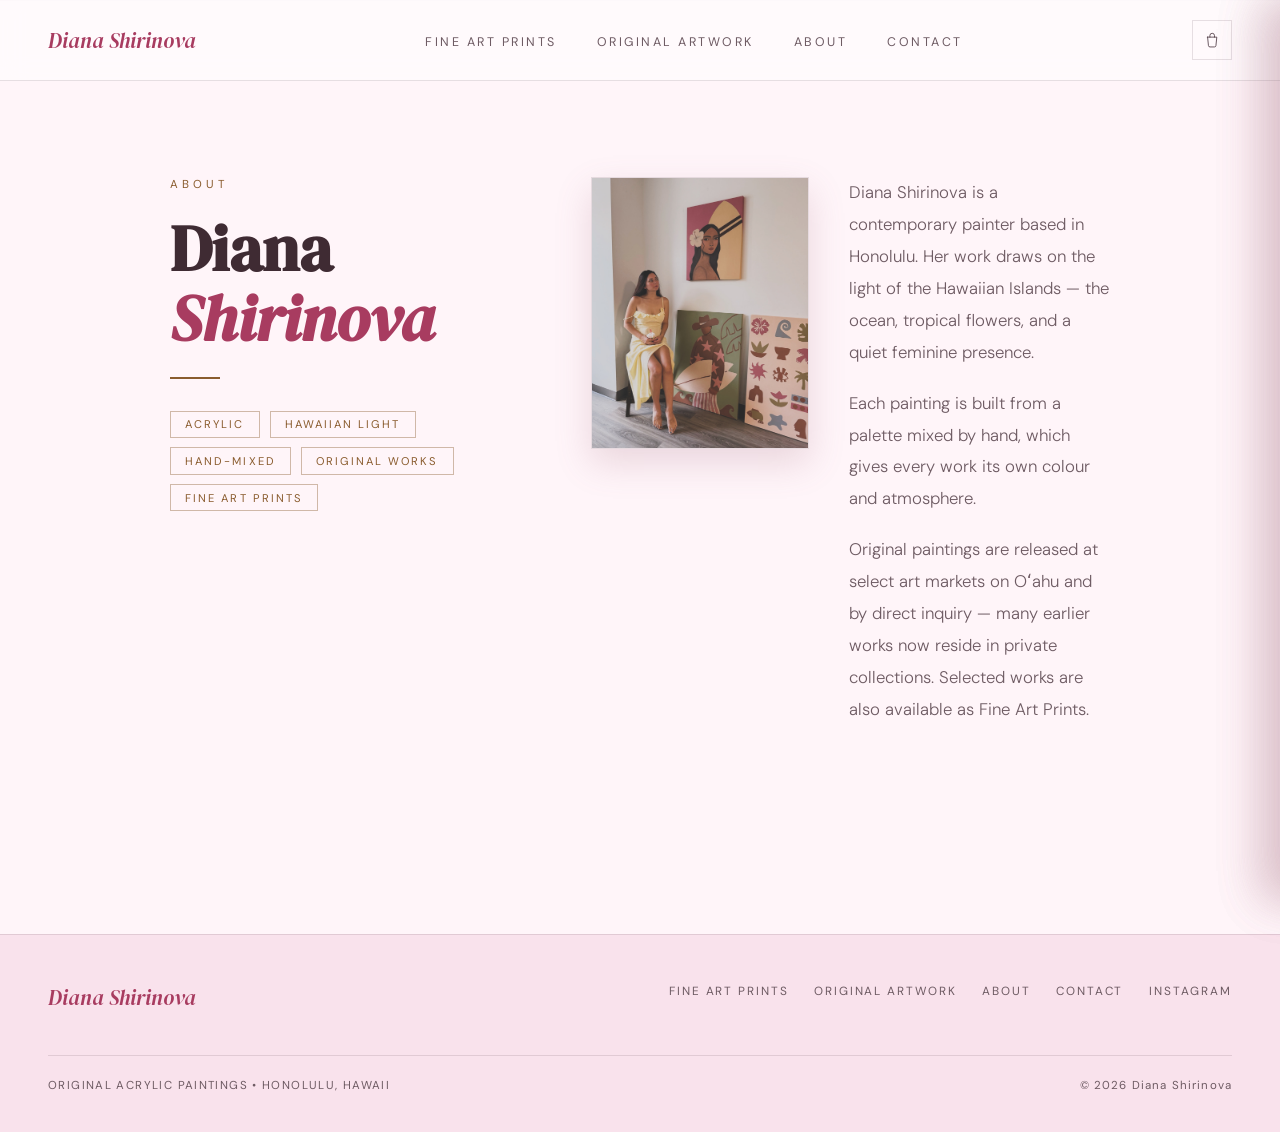
<file: about.html>
<!DOCTYPE html>
<html lang="en">
<head>
<meta charset="UTF-8">
<meta name="viewport" content="width=device-width, initial-scale=1.0">
<title>About Diana | Diana Shirinova</title>
<meta name="description" content="About Diana Shirinova, a contemporary acrylic painter based in Honolulu, Hawaii, working in hand-mixed colour inspired by the Pacific.">
<meta name="author" content="Diana Shirinova">
<link rel="canonical" href="https://dianashirinova.com/about.html">
<meta name="theme-color" content="#fae8f0">
<meta name="p:domain_verify" content="3ba7b110c1aaa63d699c8e35913f19d3"/>
<link rel="icon" type="image/svg+xml" href="data:image/svg+xml,%3Csvg xmlns='http://www.w3.org/2000/svg' viewBox='0 0 100 100'%3E%3Crect width='100' height='100' fill='%23fae8f0'/%3E%3Ctext x='50' y='70' font-family='Georgia,serif' font-style='italic' font-size='60' fill='%23a83c60' text-anchor='middle'%3ED%3C/text%3E%3C/svg%3E">

<meta property="og:type" content="website">
<meta property="og:site_name" content="Diana Shirinova">
<meta property="og:title" content="About Diana | Diana Shirinova">
<meta property="og:description" content="About Diana Shirinova, a contemporary acrylic painter based in Honolulu, Hawaii, working in hand-mixed colour inspired by the Pacific.">
<meta property="og:url" content="https://dianashirinova.com/about.html">
<meta property="og:locale" content="en_US">
<meta property="og:image" content="https://dianashirinova.com/images/artist/diana-portrait.jpg">
<meta property="og:image:width" content="1278">
<meta property="og:image:height" content="1280">

<meta name="twitter:card" content="summary_large_image">
<meta name="twitter:title" content="About Diana | Diana Shirinova">
<meta name="twitter:description" content="About Diana Shirinova, a contemporary acrylic painter based in Honolulu, Hawaii, working in hand-mixed colour inspired by the Pacific.">
<meta name="twitter:image" content="https://dianashirinova.com/images/artist/diana-portrait.jpg">

<link rel="preconnect" href="https://fonts.googleapis.com">
<link rel="preconnect" href="https://fonts.gstatic.com" crossorigin>
<link rel="stylesheet" href="https://fonts.googleapis.com/css2?family=DM+Serif+Display:ital@0;1&family=DM+Sans:ital,wght@0,300;0,400;0,500;1,300&display=swap">
<link rel="stylesheet" href="assets/site.css?v=8">
</head>
<body>
<div id="sunGlow" aria-hidden="true"></div>

<nav aria-label="Primary">
  <a class="nav-logo" href="index.html" style="text-decoration:none">Diana Shirinova</a>
  <ul class="nav-links">
    <li><a href="prints.html">Fine Art Prints</a></li>
    <li><a href="originals.html">Original Artwork</a></li>
    <li><a href="about.html">About</a></li>
    <li><a href="contact.html">Contact</a></li>
  </ul>
  <div class="nav-actions">
    <button id="mobile-menu-toggle" class="nav-burger" type="button" aria-label="Open menu">
      <svg viewBox="0 0 24 24" fill="none" stroke="currentColor" stroke-width="1.6" stroke-linecap="round"><path d="M4 7h16M4 12h16M4 17h16"/></svg>
    </button>
    <button id="cart-toggle" class="nav-cart" type="button" aria-label="Open cart">
      <svg viewBox="0 0 24 24" fill="none" stroke-linecap="round" stroke-linejoin="round"><path d="M6 8h12l-1.1 11a2 2 0 0 1-2 1.8H9.1a2 2 0 0 1-2-1.8L6 8Z"/><path d="M9 8V6a3 3 0 0 1 6 0v2"/></svg>
      <span id="cart-badge" class="cart-badge">0</span>
    </button>
  </div>
</nav>

<div id="cart-backdrop"></div>
<div id="cart-drawer" role="dialog" aria-modal="true" aria-label="Shopping cart">
  <div class="cart-drawer-header">
    <h3>Your Cart</h3>
    <button id="cart-drawer-close" aria-label="Close cart">&times;</button>
  </div>
  <div id="cart-drawer-body"></div>
  <div id="cart-drawer-footer"></div>
</div>

<div id="mobile-menu-backdrop"></div>
<nav id="mobile-menu" aria-label="Mobile">
  <button id="mobile-menu-close" aria-label="Close menu">&times;</button>
  <a href="originals.html">Original Artwork</a>
  <a href="prints.html">Fine Art Prints</a>
  <a href="about.html">About</a>
  <a href="contact.html">Contact</a>
  <a href="https://www.instagram.com/DianaShirinova_art" target="_blank" rel="noopener">Instagram</a>
</nav>
<main>
<section id="about" style="padding-top:11rem">
  <div class="about-inner">
    <div>
      <p class="section-eyebrow">About</p>
      <h2 class="section-title" style="margin-bottom:1.5rem">Diana <em>Shirinova</em></h2>
      <div class="about-accent"></div>
      <div class="about-tags">
        <span class="tag">Acrylic</span>
        <span class="tag">Hawaiian Light</span>
        <span class="tag">Hand-Mixed</span>
        <span class="tag">Original Works</span>
        <span class="tag">Fine Art Prints</span>
      </div>
    </div>
    <div class="about-right">
      <img src="images/artist/diana-portrait.jpg" alt="Diana Shirinova in her Honolulu studio" class="about-photo" width="1024" height="1280" loading="lazy" decoding="async">
      <div class="about-text">
        <p>Diana Shirinova is a contemporary painter based in Honolulu. Her work draws on the light of the Hawaiian Islands &mdash; the ocean, tropical flowers, and a quiet feminine presence.</p>
        <p>Each painting is built from a palette mixed by hand, which gives every work its own colour and atmosphere.</p>
        <p>Original paintings are released at select art markets on O&#699;ahu and by direct inquiry &mdash; many earlier works now reside in private collections. Selected works are also available as Fine Art Prints.</p>
      </div>
    </div>
  </div>
</section>
</main>
<footer>
  <div class="footer-top">
    <div>
      <div class="footer-brand">Diana Shirinova</div>
    </div>
    <nav class="footer-nav" aria-label="Footer">
      <a href="prints.html">Fine Art Prints</a>
      <a href="originals.html">Original Artwork</a>
      <a href="about.html">About</a>
      <a href="contact.html">Contact</a>
      <a href="https://www.instagram.com/DianaShirinova_art" target="_blank" rel="noopener">Instagram</a>
    </nav>
  </div>
  <div class="footer-base">
    <p class="footer-tag">Original Acrylic Paintings &bull; Honolulu, Hawaii</p>
    <p class="footer-copy">&copy; <span id="copyYear">2026</span> Diana Shirinova</p>
  </div>
</footer>

<script src="assets/site.js?v=13" defer></script>
</body>
</html>
</file>
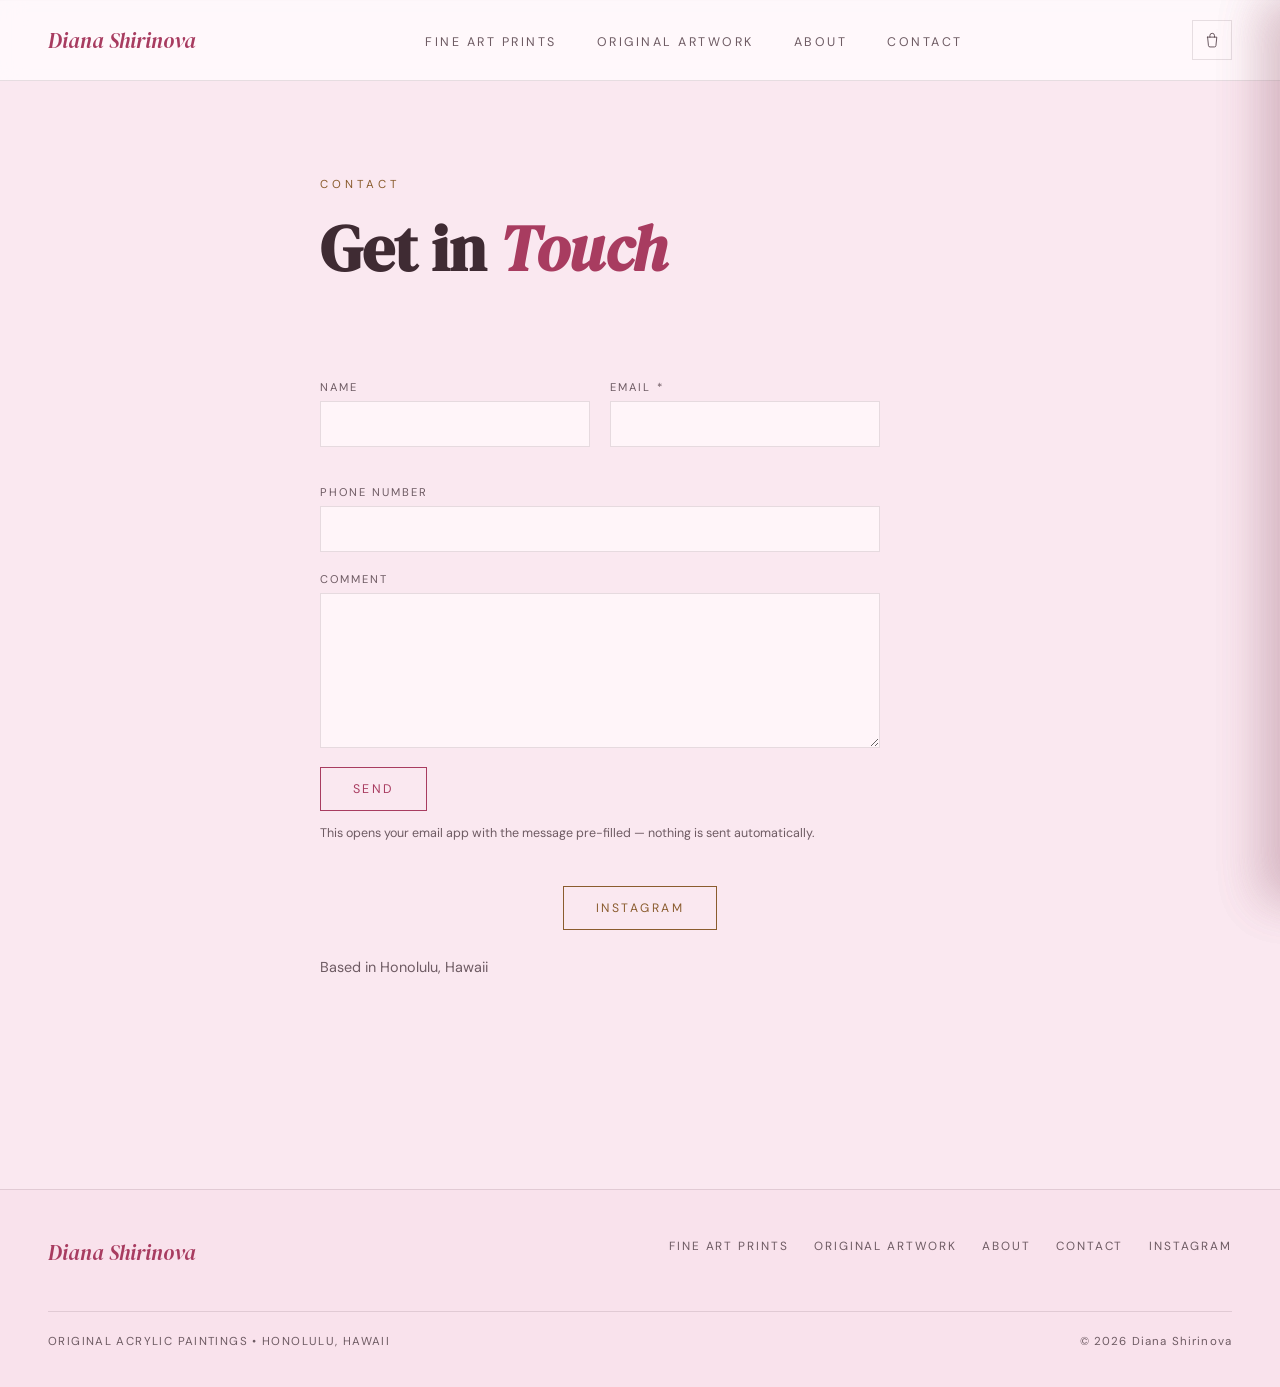
<file: contact.html>
<!DOCTYPE html>
<html lang="en">
<head>
<meta charset="UTF-8">
<meta name="viewport" content="width=device-width, initial-scale=1.0">
<title>Contact Diana | Diana Shirinova</title>
<meta name="description" content="Get in touch with Diana Shirinova — original paintings, fine art prints and commission inquiries.">
<meta name="author" content="Diana Shirinova">
<link rel="canonical" href="https://dianashirinova.com/contact.html">
<meta name="theme-color" content="#fae8f0">
<meta name="p:domain_verify" content="3ba7b110c1aaa63d699c8e35913f19d3"/>
<link rel="icon" type="image/svg+xml" href="data:image/svg+xml,%3Csvg xmlns='http://www.w3.org/2000/svg' viewBox='0 0 100 100'%3E%3Crect width='100' height='100' fill='%23fae8f0'/%3E%3Ctext x='50' y='70' font-family='Georgia,serif' font-style='italic' font-size='60' fill='%23a83c60' text-anchor='middle'%3ED%3C/text%3E%3C/svg%3E">

<meta property="og:type" content="website">
<meta property="og:site_name" content="Diana Shirinova">
<meta property="og:title" content="Contact Diana | Diana Shirinova">
<meta property="og:description" content="Get in touch with Diana Shirinova — original paintings, fine art prints and commission inquiries.">
<meta property="og:url" content="https://dianashirinova.com/contact.html">
<meta property="og:locale" content="en_US">
<meta property="og:image" content="https://dianashirinova.com/images/artist/diana-portrait.jpg">
<meta property="og:image:width" content="1278">
<meta property="og:image:height" content="1280">

<meta name="twitter:card" content="summary_large_image">
<meta name="twitter:title" content="Contact Diana | Diana Shirinova">
<meta name="twitter:description" content="Get in touch with Diana Shirinova — original paintings, fine art prints and commission inquiries.">
<meta name="twitter:image" content="https://dianashirinova.com/images/artist/diana-portrait.jpg">
<style>
  #contact form{max-width:560px;margin-top:2.4rem;display:flex;flex-direction:column;gap:1.2rem}
  .form-row{display:flex;gap:1rem;flex-wrap:wrap}
  .form-row .form-field{flex:1;min-width:200px}
  .form-field{display:flex;flex-direction:column;gap:.5rem}
  .form-field label{font-size:.72rem;letter-spacing:.14em;text-transform:uppercase;color:var(--muted)}
  .form-field input,.form-field textarea{background:var(--surface);border:1px solid var(--border);color:var(--cream);font-family:var(--sans);font-size:.92rem;padding:.75rem .9rem;resize:vertical}
  .form-field input:focus,.form-field textarea:focus{outline:none;border-color:var(--gold)}
  #contactForm button[type=submit]{align-self:flex-start;cursor:pointer}
  .form-note{font-size:.74rem;color:var(--muted);margin-top:-.4rem}
</style>
<link rel="preconnect" href="https://fonts.googleapis.com">
<link rel="preconnect" href="https://fonts.gstatic.com" crossorigin>
<link rel="stylesheet" href="https://fonts.googleapis.com/css2?family=DM+Serif+Display:ital@0;1&family=DM+Sans:ital,wght@0,300;0,400;0,500;1,300&display=swap">
<link rel="stylesheet" href="assets/site.css?v=8">
</head>
<body>
<div id="sunGlow" aria-hidden="true"></div>

<nav aria-label="Primary">
  <a class="nav-logo" href="index.html" style="text-decoration:none">Diana Shirinova</a>
  <ul class="nav-links">
    <li><a href="prints.html">Fine Art Prints</a></li>
    <li><a href="originals.html">Original Artwork</a></li>
    <li><a href="about.html">About</a></li>
    <li><a href="contact.html">Contact</a></li>
  </ul>
  <div class="nav-actions">
    <button id="mobile-menu-toggle" class="nav-burger" type="button" aria-label="Open menu">
      <svg viewBox="0 0 24 24" fill="none" stroke="currentColor" stroke-width="1.6" stroke-linecap="round"><path d="M4 7h16M4 12h16M4 17h16"/></svg>
    </button>
    <button id="cart-toggle" class="nav-cart" type="button" aria-label="Open cart">
      <svg viewBox="0 0 24 24" fill="none" stroke-linecap="round" stroke-linejoin="round"><path d="M6 8h12l-1.1 11a2 2 0 0 1-2 1.8H9.1a2 2 0 0 1-2-1.8L6 8Z"/><path d="M9 8V6a3 3 0 0 1 6 0v2"/></svg>
      <span id="cart-badge" class="cart-badge">0</span>
    </button>
  </div>
</nav>

<div id="cart-backdrop"></div>
<div id="cart-drawer" role="dialog" aria-modal="true" aria-label="Shopping cart">
  <div class="cart-drawer-header">
    <h3>Your Cart</h3>
    <button id="cart-drawer-close" aria-label="Close cart">&times;</button>
  </div>
  <div id="cart-drawer-body"></div>
  <div id="cart-drawer-footer"></div>
</div>

<div id="mobile-menu-backdrop"></div>
<nav id="mobile-menu" aria-label="Mobile">
  <button id="mobile-menu-close" aria-label="Close menu">&times;</button>
  <a href="originals.html">Original Artwork</a>
  <a href="prints.html">Fine Art Prints</a>
  <a href="about.html">About</a>
  <a href="contact.html">Contact</a>
  <a href="https://www.instagram.com/DianaShirinova_art" target="_blank" rel="noopener">Instagram</a>
</nav>
<main>
<section id="contact" style="padding-top:11rem;text-align:left">
  <div class="contact-inner" style="max-width:640px;margin:0 auto;text-align:left">
    <p class="section-eyebrow">Contact</p>
    <h2 class="section-title">Get in <em>Touch</em></h2>

    <form id="contactForm" novalidate>
      <div class="form-row">
        <div class="form-field">
          <label for="cf-name">Name</label>
          <input type="text" id="cf-name" name="name" autocomplete="name">
        </div>
        <div class="form-field">
          <label for="cf-email">Email *</label>
          <input type="email" id="cf-email" name="email" autocomplete="email" required aria-describedby="cf-email-error">
          <p id="cf-email-error" class="form-error" role="alert"></p>
        </div>
      </div>
      <div class="form-field">
        <label for="cf-phone">Phone number</label>
        <input type="tel" id="cf-phone" name="phone" autocomplete="tel">
      </div>
      <div class="form-field">
        <label for="cf-comment">Comment</label>
        <textarea id="cf-comment" name="comment" rows="5"></textarea>
      </div>
      <button type="submit" class="btn-line btn-line--rose">Send</button>
      <p id="cf-note" class="form-note">This opens your email app with the message pre-filled &mdash; nothing is sent automatically.</p>
    </form>

    <div class="contact-grid" style="margin-top:2.6rem">
      <a href="https://www.instagram.com/DianaShirinova_art" target="_blank" rel="noopener" class="btn-line">Instagram</a>
    </div>
    <p class="contact-note" style="margin-top:1.6rem">Based in Honolulu, Hawaii</p>
  </div>
</section>
</main>
<footer>
  <div class="footer-top">
    <div>
      <div class="footer-brand">Diana Shirinova</div>
    </div>
    <nav class="footer-nav" aria-label="Footer">
      <a href="prints.html">Fine Art Prints</a>
      <a href="originals.html">Original Artwork</a>
      <a href="about.html">About</a>
      <a href="contact.html">Contact</a>
      <a href="https://www.instagram.com/DianaShirinova_art" target="_blank" rel="noopener">Instagram</a>
    </nav>
  </div>
  <div class="footer-base">
    <p class="footer-tag">Original Acrylic Paintings &bull; Honolulu, Hawaii</p>
    <p class="footer-copy">&copy; <span id="copyYear">2026</span> Diana Shirinova</p>
  </div>
</footer>

<script src="assets/site.js?v=13" defer></script>
<script>
(function(){
  var form     = document.getElementById('contactForm');
  var emailEl  = document.getElementById('cf-email');
  var errorEl  = document.getElementById('cf-email-error');
  if (!form) return;

  function clearError(){
    errorEl.textContent = '';
    emailEl.removeAttribute('aria-invalid');
  }
  function showError(msg){
    errorEl.textContent = msg;
    emailEl.setAttribute('aria-invalid', 'true');
    emailEl.focus();
  }
  emailEl.addEventListener('input', clearError);

  form.addEventListener('submit', function(e){
    e.preventDefault();
    var name    = document.getElementById('cf-name').value.trim();
    var email   = emailEl.value.trim();
    var phone   = document.getElementById('cf-phone').value.trim();
    var comment = document.getElementById('cf-comment').value.trim();

    if (!email){ showError('Please enter your email so Diana can reply.'); return; }
    if (!/^[^\s@]+@[^\s@]+\.[^\s@]+$/.test(email)){ showError('That email address doesn’t look right.'); return; }
    clearError();

    var lines = ['Name: ' + (name || '—'), 'Email: ' + email, 'Phone: ' + (phone || '—'), '', comment];
    var body    = encodeURIComponent(lines.join('\n'));
    var subject = encodeURIComponent('Message from dianashirinova.com');
    window.location.href = 'mailto:hello@dianashirinova.com?subject=' + subject + '&body=' + body;
  });
})();
</script>
</body>
</html>
</file>
<file: assets/site.css>
/* ── Diana Shirinova — soft-pink light theme ──────────────────────────────
     Colour is driven entirely by the variables in :root below.
     --bg and --surface are also re-written at runtime by the scroll gradient
     in site.js ("Pacific light"), so change the stops there too if you want a
     different drift. Everything else is fixed here.
     NOTE: --cream is the MAIN TEXT colour (dark plum). The name is kept from
     the old dark theme so nothing else has to change. ── */
  *,*::before,*::after{box-sizing:border-box;margin:0;padding:0}
  :root{
    --bg:#fae8f0;--surface:#fff5f9;--border:rgba(63,43,51,0.13);
    --gold:#8a5c2e;--rose:#a83c60;--sage:#3e6945;--cream:#3f2b33;
    --muted:#6e5b63;
    --on-accent:#fffdfd;            /* text on a gold/rose fill */
    --shadow:rgba(150,88,112,.20);  /* soft rose shadow, not black */
    --veil:rgba(255,249,252,.90);   /* translucent light wash over artwork */
    --serif:"DM Serif Display",Georgia,serif;
    --sans:"DM Sans",system-ui,sans-serif;
  }
  html{scroll-behavior:smooth}
  body{background:var(--bg);color:var(--cream);font-family:var(--sans);overflow-x:hidden}
  nav[aria-label="Primary"]{position:fixed;top:0;left:0;right:0;z-index:200;display:flex;justify-content:space-between;align-items:center;padding:1.25rem 3rem;background:rgba(255,251,253,.86);backdrop-filter:blur(12px);-webkit-backdrop-filter:blur(12px);border-bottom:1px solid var(--border)}
  #sunGlow{position:fixed;inset:0;pointer-events:none;z-index:5;mix-blend-mode:multiply;opacity:0}
  .nav-logo{font-family:var(--serif);font-style:italic;font-size:1.3rem;color:var(--rose)}
  .nav-links{display:flex;gap:2.5rem;list-style:none}
  .nav-links a{font-size:0.78rem;letter-spacing:0.2em;text-transform:uppercase;color:var(--muted);text-decoration:none;transition:color .25s}
  .nav-links a:hover{color:var(--cream)}
  .nav-cart{position:relative;background:none;border:1px solid var(--border);color:var(--cream);width:2.5rem;height:2.5rem;display:flex;align-items:center;justify-content:center;cursor:pointer;transition:border-color .25s}
  .nav-cart:hover{border-color:var(--gold)}
  .nav-cart svg{width:1.15rem;height:1.15rem;stroke:var(--cream)}
  .nav-actions{display:flex;align-items:center;gap:.7rem}
  .nav-burger{display:none;background:none;border:1px solid var(--border);color:var(--cream);width:2.5rem;height:2.5rem;align-items:center;justify-content:center;cursor:pointer;transition:border-color .25s}
  .nav-burger:hover{border-color:var(--gold)}
  .nav-burger svg{width:1.15rem;height:1.15rem;stroke:var(--cream)}
  #mobile-menu-backdrop{position:fixed;inset:0;background:rgba(90,52,66,.42);z-index:610;opacity:0;pointer-events:none;transition:opacity .3s}
  #mobile-menu-backdrop.open{opacity:1;pointer-events:auto}
  #mobile-menu{position:fixed;top:0;right:0;bottom:0;width:280px;max-width:85vw;background:var(--surface);border-left:1px solid var(--border);z-index:611;display:flex;flex-direction:column;padding:5.5rem 2rem 2rem;transform:translateX(100%);transition:transform .35s ease;box-shadow:-18px 0 44px var(--shadow)}
  #mobile-menu.open{transform:translateX(0)}
  #mobile-menu-close{position:absolute;top:1.4rem;right:1.4rem;background:none;border:none;color:var(--cream);font-size:1.7rem;cursor:pointer;opacity:.6;line-height:1}
  #mobile-menu-close:hover{opacity:1}
  #mobile-menu a{font-size:.95rem;letter-spacing:.1em;text-transform:uppercase;color:var(--cream);text-decoration:none;padding:1rem 0;border-bottom:1px solid var(--border)}
  #mobile-menu a:last-child{border-bottom:none}
  .cart-badge{position:absolute;top:-7px;right:-7px;background:var(--rose);color:var(--on-accent);font-size:.65rem;font-weight:500;min-width:1.15rem;height:1.15rem;border-radius:50%;display:none;align-items:center;justify-content:center;padding:0 3px;font-family:var(--sans);line-height:1}
  #cart-backdrop{position:fixed;inset:0;background:rgba(90,52,66,.42);z-index:600;opacity:0;pointer-events:none;transition:opacity .3s}
  #cart-backdrop.open{opacity:1;pointer-events:auto}
  #cart-drawer{position:fixed;top:0;right:0;bottom:0;width:400px;max-width:92vw;background:var(--surface);border-left:1px solid var(--border);z-index:601;display:flex;flex-direction:column;transform:translateX(100%);transition:transform .35s ease;box-shadow:-18px 0 44px var(--shadow)}
  #cart-drawer.open{transform:translateX(0)}
  .cart-drawer-header{display:flex;justify-content:space-between;align-items:center;padding:1.6rem 1.7rem;border-bottom:1px solid var(--border);flex:none}
  .cart-drawer-header h3{font-family:var(--serif);font-style:italic;font-size:1.35rem;color:var(--cream);font-weight:400}
  #cart-drawer-close{background:none;border:none;color:var(--cream);font-size:1.7rem;cursor:pointer;opacity:.6;transition:opacity .2s;line-height:1}
  #cart-drawer-close:hover{opacity:1}
  #cart-drawer-body{flex:1;overflow-y:auto;padding:1.5rem 1.7rem;display:flex;flex-direction:column;gap:1.4rem}
  .cart-empty{color:var(--muted);font-size:.92rem;font-weight:300}
  .cart-line{display:flex;gap:1rem}
  .cart-line-img{width:66px;height:66px;object-fit:cover;border:1px solid var(--border);flex:none;background:var(--bg)}
  .cart-line-info{flex:1;min-width:0;display:flex;flex-direction:column;gap:.3rem}
  .cart-line-title{font-family:var(--serif);font-style:italic;font-size:.98rem;color:var(--cream);line-height:1.2}
  .cart-line-variant{font-size:.74rem;color:var(--muted);letter-spacing:.03em}
  .cart-line-price{font-size:.8rem;color:var(--gold)}
  .cart-line-qty{display:flex;align-items:center;gap:.6rem;margin-top:.2rem}
  .cart-line-qty button{width:1.6rem;height:1.6rem;border:1px solid var(--border);background:none;color:var(--cream);cursor:pointer;font-size:.85rem;line-height:1;transition:border-color .2s}
  .cart-line-qty button:hover{border-color:var(--gold)}
  .cart-line-qty span{font-size:.85rem;min-width:1.2rem;text-align:center}
  .cart-line-remove{align-self:flex-start;background:none;border:none;color:var(--muted);font-size:.7rem;letter-spacing:.08em;text-transform:uppercase;text-decoration:underline;cursor:pointer;padding:0;margin-top:.2rem;font-family:var(--sans)}
  .cart-line-remove:hover{color:var(--rose)}
  #cart-drawer-footer{padding:1.5rem 1.7rem 2rem;border-top:1px solid var(--border);display:flex;flex-direction:column;gap:1rem;flex:none}
  .cart-subtotal{font-family:var(--serif);font-style:italic;font-size:1.15rem;color:var(--cream);display:flex;justify-content:space-between}
  .cart-checkout-btn{text-align:center;justify-content:center;display:flex}
  .cart-note{font-size:.72rem;color:var(--muted);text-align:center}
  @media(max-width:768px){#cart-drawer{width:100vw;max-width:100vw}}
  .hero{min-height:100vh;display:flex;flex-direction:column;justify-content:center;align-items:flex-start;padding:8rem 3rem 4rem;position:relative;overflow:hidden}
  .hero::before{content:"";position:absolute;inset:0;background:radial-gradient(ellipse 60% 70% at 80% 50%,rgba(168,60,96,0.08) 0%,transparent 65%),radial-gradient(ellipse 40% 60% at 15% 70%,rgba(138,92,46,0.07) 0%,transparent 60%);pointer-events:none}
  .hero-tag{font-size:0.72rem;letter-spacing:0.35em;text-transform:uppercase;color:var(--gold);margin-bottom:1.5rem;opacity:0;animation:riseIn .9s .3s ease forwards}
  .hero-title{font-family:var(--serif);font-size:clamp(3.5rem,9vw,8.5rem);line-height:0.92;color:var(--cream);max-width:10ch;opacity:0;animation:riseIn .9s .5s ease forwards}
  .hero-title em{font-style:italic;color:var(--rose)}
  .hero-rule{width:70px;height:1px;background:var(--gold);margin:2.5rem 0;opacity:0;animation:riseIn .9s .7s ease forwards}
  .hero-sub{font-size:1.05rem;line-height:2;color:var(--muted);max-width:430px;font-weight:300;opacity:0;animation:riseIn .9s .9s ease forwards}
  .hero-cta{display:inline-block;margin-top:2.5rem;padding:.8rem 2rem;border:1px solid var(--gold);background:none;color:var(--gold);font-size:.78rem;letter-spacing:.2em;text-transform:uppercase;text-decoration:none;transition:background .3s,color .3s;opacity:0;animation:riseIn .9s 1.1s ease forwards}
  .hero-cta:hover{background:var(--gold);color:var(--on-accent)}
  .hero-floats{position:absolute;right:0;top:0;width:52%;height:100%;pointer-events:none;overflow:hidden}
  .float-img{position:absolute;height:auto;border:1px solid rgba(63,43,51,0.08);box-shadow:0 14px 34px var(--shadow);object-fit:cover;opacity:0;animation:floatIn 1s ease forwards}
  .float-img:nth-child(1){width:44%;aspect-ratio:3/4;top:12%;right:30%;animation-delay:.7s}
  .float-img:nth-child(2){width:37%;aspect-ratio:4/5;top:6%;right:6%;animation-delay:.9s}
  .float-img:nth-child(3){width:34%;aspect-ratio:1/1;top:56%;right:16%;animation-delay:1.1s}
  #gallery{padding:12rem 4rem;max-width:1240px;margin:0 auto}
  .section-eyebrow{font-size:.72rem;letter-spacing:.35em;text-transform:uppercase;color:var(--gold);margin-bottom:1.4rem}
  .section-title{font-family:var(--serif);font-size:clamp(2rem,5vw,4rem);line-height:1.08;margin-bottom:6rem;color:var(--cream)}
  .section-title em{font-style:italic;color:var(--rose)}
  .gallery-grid{display:grid;grid-template-columns:repeat(auto-fill,minmax(300px,1fr));gap:3.8rem;align-items:start}
  .gallery-card{position:relative;overflow:hidden;cursor:pointer;background:var(--surface);border:1px solid var(--border);transition:transform .35s ease,box-shadow .35s ease}
  .gallery-card:hover,.gallery-card:focus-within{transform:translateY(-5px);box-shadow:0 18px 42px var(--shadow)}
  .gallery-card img{width:100%;height:auto;display:block;transition:transform .5s ease,filter .4s ease}
  .gallery-card:hover img{transform:scale(1.04);filter:saturate(1.05)}
  .card-overlay{position:absolute;inset:0;background:linear-gradient(to top,var(--veil) 0%,rgba(255,249,252,.82) 38%,transparent 74%);opacity:0;transition:opacity .35s;display:flex;align-items:flex-end;padding:1.2rem}
  .gallery-card:hover .card-overlay,.gallery-card:focus-within .card-overlay{opacity:1}
  .card-title{font-family:var(--serif);font-style:italic;font-size:1rem;color:var(--cream);line-height:1.2}
  .card-num{font-size:.7rem;letter-spacing:.15em;color:var(--gold);margin-top:.25rem}
  /* ── Hand-mixed palette daubs ── */
  .palette-strip{display:flex;gap:.55rem;align-items:center}
  .daub{width:20px;height:17px;flex:none;box-shadow:inset 0 1px 5px rgba(90,50,65,.24);border-radius:62% 38% 55% 45%/48% 60% 40% 52%;transform:rotate(-6deg);transition:transform .45s ease,border-radius .45s ease}
  .daub:nth-child(2n){border-radius:45% 55% 40% 60%/55% 45% 60% 40%;transform:rotate(5deg)}
  .daub:nth-child(3n){border-radius:58% 42% 62% 38%/42% 58% 45% 55%;transform:rotate(-3deg)}
  .palette-strip:hover .daub{transform:rotate(0) scale(1.16);border-radius:50% 50% 48% 52%/52% 48% 50% 50%}
  .feat-palette{margin:.7rem 0 .15rem}
  .card-palette{margin-top:.55rem}
  #lightbox-palette{margin:.2rem 0}
  #lightbox-thumbs{display:flex;flex-wrap:wrap;gap:.5rem}
  .lb-thumb{width:52px;height:52px;object-fit:cover;border:1px solid rgba(63,43,51,.18);opacity:.6;cursor:pointer;transition:opacity .2s,border-color .2s}
  .lb-thumb:hover{opacity:.85}
  .lb-thumb.active{opacity:1;border-color:var(--gold)}
  /* ── Brush cursor + paint trail (desktop only) ── */
  @media(pointer:fine){
    #gallery{cursor:url('data:image/svg+xml;utf8,<svg xmlns="http://www.w3.org/2000/svg" width="32" height="32"><path d="M27 2l3 3-11 12-5-5z" fill="%238a5c2e"/><path d="M14 14l4 4-3 4-6 3-2-2 3-6z" fill="%233f2b33"/><path d="M9 21c-2 2-4 5-5 8 3-1 6-3 8-5 1-1 1-3-1-4-1-1-2 0-2 1z" fill="%23a83c60"/></svg>') 4 28, auto}
  }
  .paint-dab{position:fixed;pointer-events:none;z-index:400;border-radius:62% 38% 55% 45%/48% 60% 40% 52%;animation:dabfade .9s ease-out forwards}
  @keyframes dabfade{0%{opacity:.8;transform:scale(1) rotate(0deg)}100%{opacity:0;transform:scale(.3) rotate(28deg)}}
  #lightbox{display:none;position:fixed;inset:0;z-index:500;background:rgba(253,240,246,.975)}
  #lightbox.open{display:flex}
  .lightbox-stage{position:relative;flex:1;min-width:0;display:flex;align-items:center;justify-content:center;padding:3rem 2rem}
  #lightbox-img{max-width:100%;max-height:92vh;object-fit:contain;border:1px solid rgba(63,43,51,.1);box-shadow:0 26px 64px var(--shadow)}
  #lightbox-close{position:absolute;top:1.2rem;right:1.4rem;z-index:503;background:none;border:none;color:var(--cream);font-size:2rem;cursor:pointer;opacity:.6;transition:opacity .2s;line-height:1}
  #lightbox-close:hover{opacity:1}
  #lightbox-panel{width:340px;flex:none;background:var(--surface);border-left:1px solid var(--border);padding:4rem 2rem 2.5rem;display:flex;flex-direction:column;gap:1.3rem;overflow-y:auto}
  #lightbox-title{font-family:var(--serif);font-style:italic;font-size:1.4rem;color:var(--cream);line-height:1.25;font-weight:400}
  #lightbox-desc{font-size:.9rem;line-height:1.85;color:var(--muted);font-weight:300;white-space:pre-line}
  #lightbox-desc:empty{display:none}
  #lightbox-buy:empty{display:none}
  .buy-panel{display:flex;flex-direction:column;gap:.9rem;padding-top:1rem;margin-top:1rem;border-top:1px solid var(--border)}
  .buy-panel:first-child{padding-top:0;margin-top:0;border-top:none}
  .buy-section-label{font-size:.72rem;letter-spacing:.16em;text-transform:uppercase;color:var(--gold);margin:0}
  .buy-price{font-family:var(--serif);font-style:italic;font-size:1.15rem;color:var(--gold)}
  .buy-sizes{display:flex;flex-wrap:wrap;gap:.5rem}
  .buy-size{background:none;border:1px solid var(--border);color:var(--muted);font-family:var(--sans);
    font-size:.74rem;letter-spacing:.06em;padding:.45rem .8rem;cursor:pointer;transition:all .2s}
  .buy-size:hover{border-color:var(--muted);color:var(--cream)}
  .buy-size.active{border-color:var(--gold);color:var(--gold)}
  .buy-cta{align-self:flex-start}
  .buy-cta:disabled{opacity:.5;cursor:wait}
  .buy-status{font-size:.8rem;color:var(--muted);min-height:1.1em;margin:0}
  .buy-original-note{font-size:.78rem;letter-spacing:.04em;color:var(--rose);margin:0 0 .8rem;text-transform:uppercase}
  .buy-print-link{margin-top:1rem;padding-top:1rem;border-top:1px solid var(--border);align-self:flex-start}
  #lightbox-inquire{align-self:flex-start;margin-top:auto;padding-top:1.3rem}
  #lightbox-prev,#lightbox-next{position:absolute;top:50%;transform:translateY(-50%);z-index:501;background:rgba(255,255,255,.62);border:1px solid var(--border);color:var(--cream);font-size:1.5rem;width:3rem;height:3rem;cursor:pointer;display:flex;align-items:center;justify-content:center;transition:background .2s}
  #lightbox-prev:hover,#lightbox-next:hover{background:rgba(255,255,255,.95)}
  #lightbox-prev{left:.5rem}
  #lightbox-next{right:.5rem}
  #about{padding:13rem 3rem;background:var(--surface);border-top:1px solid var(--border)}
  .about-inner{max-width:940px;margin:0 auto;display:grid;grid-template-columns:1fr 1.6fr;gap:6rem;align-items:start}
  .about-accent{width:50px;height:2px;background:var(--gold);margin-bottom:2rem}
  .about-tags{display:flex;flex-wrap:wrap;gap:.6rem;margin-top:2rem}
  .tag{font-size:.7rem;letter-spacing:.18em;text-transform:uppercase;padding:.35rem .9rem;border:1px solid rgba(138,92,46,.4);color:var(--gold)}
  .about-text{font-size:1.05rem;line-height:1.9;color:var(--muted);font-weight:300}
  .about-text p+p{margin-top:1.2rem}
  #contact{padding:13rem 3rem;text-align:center;border-top:1px solid var(--border)}
  .contact-inner{max-width:600px;margin:0 auto}
  .contact-email{display:inline-block;font-family:var(--serif);font-style:italic;font-size:1.8rem;color:var(--rose);text-decoration:none;border-bottom:1px solid rgba(168,60,96,.4);padding-bottom:.2rem;margin:2rem 0;transition:color .25s,border-color .25s}
  .contact-email:hover{color:var(--cream);border-color:var(--cream)}
  .contact-note{font-size:.9rem;color:var(--muted);line-height:1.8}
  @keyframes riseIn{from{opacity:0;transform:translateY(24px)}to{opacity:1;transform:translateY(0)}}
  @keyframes floatIn{from{opacity:0;transform:translateY(20px) scale(.97)}to{opacity:1;transform:translateY(0) scale(1)}}
  @media(max-width:768px){nav[aria-label="Primary"]{padding:1rem 1.5rem}.nav-links{display:none}.nav-burger{display:flex}.hero{padding:7rem 1.5rem 3rem}.hero-floats{display:none}#gallery{padding:7rem 1.4rem}.gallery-grid{display:grid;grid-template-columns:repeat(auto-fill,minmax(150px,1fr));gap:1.6rem}.about-inner{grid-template-columns:1fr;gap:3rem}#about,#contact{padding:8rem 1.5rem}}

  /* ── About photo ── */
  .about-right{display:flex;gap:2.5rem;align-items:flex-start}
  .about-photo{
    width:42%;flex-shrink:0;
    height:auto;
    display:block;
    border:1px solid var(--border);
    box-shadow:0 14px 34px var(--shadow);
  }
  @media(max-width:768px){.about-right{flex-direction:column}.about-photo{width:100%}}

  /* ── Elevation: shared accents ── */
  a,button{outline:none}
  a:focus-visible,button:focus-visible{outline:2px solid var(--rose);outline-offset:3px}
  .pill{display:inline-block;font-size:.62rem;letter-spacing:.22em;text-transform:uppercase;padding:.3rem .8rem;border:1px solid rgba(63,43,51,.2);color:var(--muted)}
  .pill--sold{border-color:rgba(168,60,96,.45);color:#962f53}
  .pill--private{border-color:rgba(138,92,46,.45);color:#7d5029}
  .pill--available{border-color:rgba(62,105,69,.5);color:var(--sage)}

  /* ── Hero: subtitle stack + dual CTA ── */
  .hero-types{font-family:var(--serif);font-size:clamp(1.1rem,2.4vw,1.6rem);line-height:1.5;color:var(--gold);margin:.4rem 0 1.6rem;opacity:0;animation:riseIn .9s .65s ease forwards}
  .hero-types span{color:var(--muted);font-style:italic}
  .hero-actions{display:flex;flex-wrap:wrap;gap:1rem;margin-top:2.5rem;opacity:0;animation:riseIn .9s 1.1s ease forwards}
  .btn-line{display:inline-flex;align-items:center;gap:.5rem;padding:.8rem 2rem;font-family:var(--sans);font-size:.78rem;letter-spacing:.2em;text-transform:uppercase;text-decoration:none;background:none;border:1px solid var(--gold);color:var(--gold);cursor:pointer;transition:background .3s,color .3s}
  .btn-line:hover{background:var(--gold);color:var(--on-accent)}
  .btn-line--rose{border-color:var(--rose);color:var(--rose)}
  .btn-line--rose:hover{background:var(--rose);color:var(--on-accent)}

  /* ── Featured Collection ── */
  #featured{padding:12rem 4rem;max-width:1240px;margin:0 auto;border-top:1px solid var(--border)}
  .featured-grid{display:grid;grid-template-columns:repeat(3,1fr);gap:4rem;margin-top:5.5rem}
  .feat-card{background:var(--surface);border:1px solid var(--border);display:flex;flex-direction:column;transition:transform .35s ease,box-shadow .35s ease}
  .feat-card:hover,.feat-card:focus-within{transform:translateY(-5px);box-shadow:0 18px 42px var(--shadow)}
  .feat-figure{position:relative;overflow:hidden;cursor:pointer}
  .feat-figure img{width:100%;height:auto;display:block;aspect-ratio:4/5;object-fit:cover;transition:transform .6s ease,filter .4s ease}
  .feat-card:hover .feat-figure img{transform:scale(1.05);filter:saturate(1.05)}
  .feat-status{position:absolute;top:1rem;left:1rem;background:rgba(255,249,252,.88);backdrop-filter:blur(6px);-webkit-backdrop-filter:blur(6px)}
  .feat-body{padding:1.4rem 1.5rem 1.7rem;display:flex;flex-direction:column;gap:.9rem;flex:1}
  .feat-title{font-family:var(--serif);font-style:italic;font-size:1.35rem;color:var(--cream);line-height:1.15;font-weight:400}
  .feat-actions{margin-top:auto;display:flex;flex-direction:column;gap:.55rem}
  .feat-link{font-size:.74rem;letter-spacing:.16em;text-transform:uppercase;color:var(--muted);text-decoration:none;background:none;border:none;padding:0;text-align:left;cursor:pointer;transition:color .25s;font-family:var(--sans)}
  .feat-link:hover{color:var(--cream)}
  .feat-link--prints{color:var(--gold)}
  .feat-link--prints:hover{color:var(--cream)}

  /* ── Gallery overlay: View + Collect ── */
  .card-actions{margin-top:.7rem;display:flex;gap:1.1rem;align-items:center}
  .card-act{font-family:var(--sans);font-size:.66rem;letter-spacing:.14em;text-transform:uppercase;background:none;border:none;padding:0;cursor:pointer;transition:color .2s}
  .card-act--view{color:var(--cream)}
  .card-act--view:hover{color:var(--rose)}
  .card-act--prints{color:var(--gold)}
  .card-act--prints:hover{color:var(--rose)}

  /* ── The Process ── */
  #process{padding:13rem 3rem;background:var(--surface);border-top:1px solid var(--border)}
  .process-inner{max-width:1100px;margin:0 auto;display:grid;grid-template-columns:1.4fr 1fr;gap:6rem;align-items:center}
  .process-text p{font-size:1.08rem;line-height:1.95;color:var(--muted);font-weight:300}
  .process-text p+p{margin-top:1.3rem}
  .process-rule{width:50px;height:2px;background:var(--gold);margin:1.5rem 0 2.2rem}
  .process-photo{width:100%;display:block;aspect-ratio:3/4;object-fit:cover;border:1px solid var(--border);box-shadow:0 14px 34px var(--shadow)}
  @media(max-width:768px){#process{padding:8rem 1.5rem}.process-inner{grid-template-columns:1fr;gap:3rem}}

  /* ── Shop CTA + Originals ── */
  #prints{padding:7rem 3rem;text-align:center;border-top:1px solid var(--border);position:relative;overflow:hidden}
  #prints::before{content:"";position:absolute;inset:0;background:radial-gradient(ellipse 50% 60% at 50% 40%,rgba(168,60,96,.09) 0%,transparent 65%);pointer-events:none}
  .shop-inner{max-width:620px;margin:0 auto;position:relative}
  .shop-text{font-size:1.05rem;line-height:1.9;color:var(--muted);font-weight:300;margin:1.5rem 0 2.5rem}
  #originals{padding:5rem 3rem 6rem;text-align:center;border-top:1px solid var(--border)}
  .originals-inner{max-width:600px;margin:0 auto}
  .originals-text{font-size:1.02rem;line-height:1.9;color:var(--muted);font-weight:300;margin-top:1.2rem}
  .originals-text a,.shop-text a{color:var(--rose);text-decoration:none;border-bottom:1px solid rgba(168,60,96,.4);transition:color .25s,border-color .25s}
  .originals-text a:hover,.shop-text a:hover{color:var(--cream);border-color:var(--cream)}

  /* ── Contact: buttons + form ── */
  .contact-grid{display:flex;flex-wrap:wrap;gap:.9rem;justify-content:center;margin:2.5rem 0 .6rem}
  .contact-grid .btn-line{font-size:.76rem}
  #contactForm{margin-top:2.6rem;display:flex;flex-direction:column;gap:1.3rem;align-items:flex-start}
  .form-row{display:flex;gap:1.3rem;width:100%;flex-wrap:wrap}
  .form-row .form-field{flex:1;min-width:200px}
  .form-field{display:flex;flex-direction:column;gap:.45rem;width:100%}
  .form-field label{font-size:.7rem;letter-spacing:.18em;text-transform:uppercase;color:var(--muted)}
  .form-field input,.form-field textarea{font-family:var(--sans);font-size:.95rem;font-weight:300;color:var(--cream);background:var(--surface);border:1px solid var(--border);border-radius:0;padding:.75rem .9rem;width:100%;transition:border-color .2s}
  .form-field input::placeholder,.form-field textarea::placeholder{color:var(--muted);opacity:.7}
  .form-field input:focus,.form-field textarea:focus{outline:none;border-color:var(--gold)}
  .form-field input[aria-invalid="true"],.form-field textarea[aria-invalid="true"]{border-color:var(--rose)}
  .form-field textarea{resize:vertical;min-height:7.5rem;line-height:1.7}
  .form-error{font-size:.76rem;color:var(--rose);min-height:1em}
  .form-note{font-size:.78rem;color:var(--muted);line-height:1.7}
  @media(max-width:768px){.form-row{flex-direction:column;gap:1.3rem}}

  /* ── Lightbox on small screens ── */
  @media(max-width:768px){
    #lightbox.open{flex-direction:column;overflow-y:auto}
    .lightbox-stage{padding:2.5rem 1rem 1rem;flex:none}
    #lightbox-img{max-height:52vh}
    #lightbox-panel{width:100%;border-left:none;border-top:1px solid var(--border);padding:1.6rem 1.4rem 2.4rem}
    #lightbox-prev{left:.4rem}
    #lightbox-next{right:.4rem}
  }

  /* ── Footer ── */
  footer{background:#f9e2ec;border-top:1px solid var(--border);display:flex;flex-direction:column;align-items:flex-start;gap:1.8rem;padding:3rem 3rem 2.4rem;font-size:.75rem;letter-spacing:.1em;color:var(--muted)}
  .footer-top{display:flex;justify-content:space-between;align-items:flex-start;width:100%;flex-wrap:wrap;gap:2rem}
  .footer-brand{font-family:var(--serif);font-style:italic;font-size:1.3rem;color:var(--rose);margin-bottom:.5rem;letter-spacing:0}
  .footer-meta{font-size:.78rem;line-height:1.9;color:var(--muted);letter-spacing:.06em}
  .footer-nav{display:flex;flex-wrap:wrap;gap:1.6rem}
  .footer-nav a{font-size:.74rem;letter-spacing:.16em;text-transform:uppercase;color:var(--muted);text-decoration:none;transition:color .25s}
  .footer-nav a:hover{color:var(--cream)}
  .footer-base{width:100%;border-top:1px solid var(--border);padding-top:1.4rem;margin-top:.4rem;display:flex;justify-content:space-between;align-items:center;flex-wrap:wrap;gap:.5rem}
  .footer-tag{font-size:.72rem;letter-spacing:.12em;color:var(--muted);text-transform:uppercase}
  .footer-copy{font-size:.72rem;letter-spacing:.1em;color:var(--muted)}
  .footer-gifts{width:100%;border-top:1px solid var(--border);padding-top:1.6rem;font-size:.72rem;line-height:1.7;color:var(--muted);letter-spacing:.05em}
  .footer-gifts a{color:var(--gold);text-decoration:none;border-bottom:1px solid rgba(138,92,46,.32);transition:color .25s,border-color .25s}
  .footer-gifts a:hover{color:var(--cream);border-color:var(--cream)}
  @media(max-width:768px){#featured{padding:7rem 1.4rem}.featured-grid{grid-template-columns:1fr;gap:3rem}#prints,#originals,#contact{padding:8rem 1.5rem}footer{padding:2.5rem 1.5rem;text-align:left}.contact-grid{gap:.6rem}}

  /* ── Announcement bar ──
     Built by site.js from the MARKET config at the top of that file.
     No market set → nothing is injected and these rules never apply. ── */
  .announce{position:fixed;top:0;left:0;right:0;z-index:220;display:flex;justify-content:center;align-items:center;height:2.3rem;padding:0 1rem;background:var(--rose);color:var(--on-accent);font-size:.68rem;font-weight:500;letter-spacing:.16em;text-transform:uppercase;text-decoration:none;white-space:nowrap;overflow:hidden;text-overflow:ellipsis;transition:background .25s}
  .announce:hover{background:#8d2f50}
  body.has-announce nav[aria-label="Primary"]{top:2.3rem}
  body.has-announce .hero{padding-top:10rem}

  /* ── Studio list ── */
  #studio-list{padding:6rem 3rem;text-align:center;border-top:1px solid var(--border)}
  .list-inner{max-width:560px;margin:0 auto}

  @media(max-width:768px){
    .announce{font-size:.58rem;letter-spacing:.09em}
    #studio-list{padding:5rem 1.5rem}
  }

  @media(prefers-reduced-motion:reduce){
    *{animation-duration:.01ms!important;animation-iteration-count:1!important;transition-duration:.01ms!important;scroll-behavior:auto!important}
    .hero-tag,.hero-title,.hero-rule,.hero-sub,.hero-types,.hero-actions,.hero-cta,.float-img{opacity:1!important;transform:none!important}
  }
</file>
